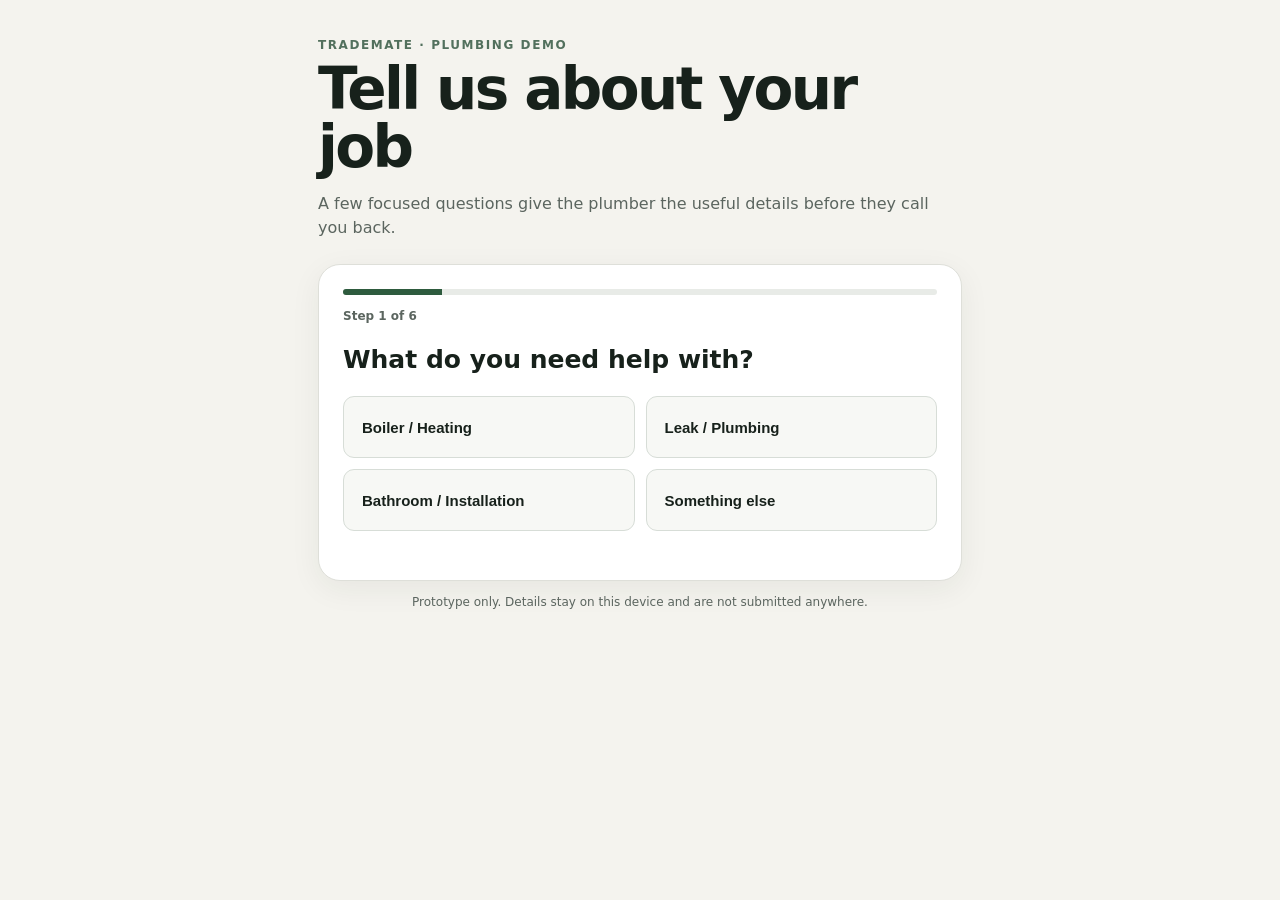
<file: index.html>
<!doctype html>
<html lang="en"><head><meta charset="utf-8"><meta name="viewport" content="width=device-width,initial-scale=1">
<title>TradeMate — Plumbing Enquiry Demo</title><link rel="stylesheet" href="style.css?v=5"></head>
<body><main class="wrap">
<header><div><span class="eyebrow" id="formEyebrow">TRADEMATE · PLUMBING DEMO</span><h1>Tell us about your job</h1><p>A few focused questions give the plumber the useful details before they call you back.</p></div></header>
<section class="panel" id="form">
<div class="progress"><span id="bar"></span></div><p class="step" id="stepLabel">Step 1 of 6</p>
<div class="screen" data-step="1"><h2>What do you need help with?</h2><div class="choices" id="jobChoices">
<button data-value="Boiler / Heating">Boiler / Heating</button><button data-value="Leak / Plumbing">Leak / Plumbing</button><button data-value="Bathroom / Installation">Bathroom / Installation</button><button data-value="Other plumbing">Something else</button></div></div>
<div class="screen hidden" data-step="2"><h2 id="smartTitle">A few useful details</h2><div id="smartQuestions"></div></div>
<div class="screen hidden" data-step="3"><h2>Tell us anything else</h2><label>Job details<textarea id="details" placeholder="Anything else the plumber should know?"></textarea></label></div>
<div class="screen hidden" data-step="4"><h2>How urgent is it?</h2><div class="choices" id="urgencyChoices"><button data-value="Emergency — now">Emergency — now</button><button data-value="Within 24–48 hours">Within 24–48 hours</button><button data-value="This week">This week</button><button data-value="Planning / quote">Planning / quote</button></div></div>
<div class="screen hidden" data-step="5"><h2>Where is the job?</h2><label>Postcode<input id="postcode" placeholder="SA4 3XX" autocomplete="postal-code"></label><label>Photos (optional)<input id="photos" type="file" accept="image/*" multiple></label><p class="hint">Photos can help diagnose the job before the plumber contacts you.</p></div>
<div class="screen hidden" data-step="6"><h2>How can we contact you?</h2><label>Name<input id="name" autocomplete="name"></label><label>Mobile number<input id="phone" type="tel" autocomplete="tel"></label><label>Email (optional)<input id="email" type="email" autocomplete="email"></label><label>Best time to contact<select id="contactTime"><option>Any time</option><option>Morning</option><option>Afternoon</option><option>Evening</option></select></label></div>
<div class="nav"><button id="back" class="secondary hidden">Back</button><button id="next" class="hidden">Continue</button></div>
</section>
<section class="panel hidden" id="done"><span class="eyebrow">QUALIFIED ENQUIRY</span><h2>Ready for the plumber.</h2><p>Instead of several messages backwards and forwards, the tradesperson receives:</p><div id="summary" class="summary"></div><div class="done-actions"><a class="button-link" id="inboxLink" href="inbox.html">View TradeMate Inbox</a><button id="restart" class="secondary">Start another enquiry</button></div></section>
<p class="privacy">Prototype only. Details stay on this device and are not submitted anywhere.</p>
</main><script src="app.js?v=5"></script></body></html>
</file>
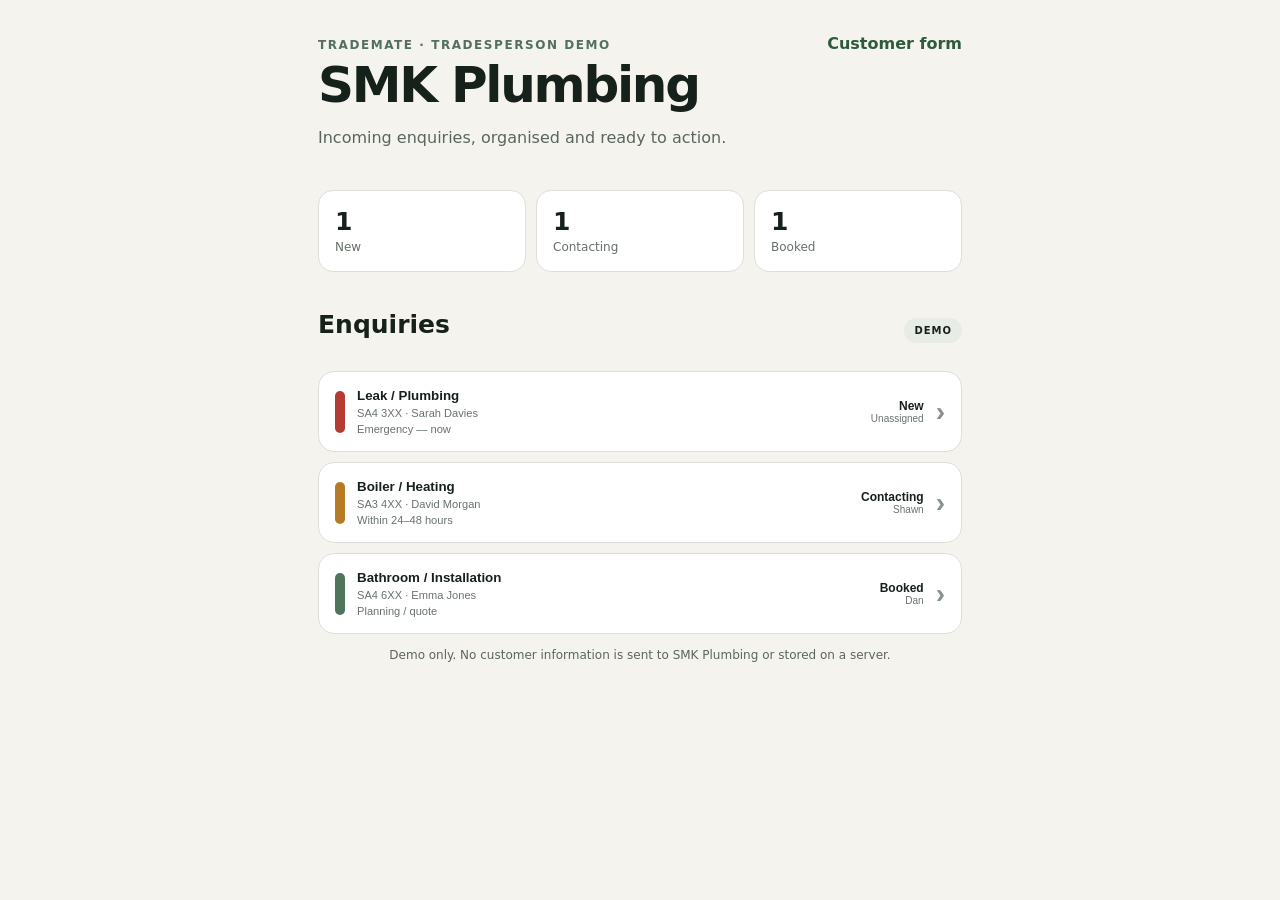
<file: inbox.html>
<!doctype html><html lang="en"><head><meta charset="utf-8"><meta name="viewport" content="width=device-width,initial-scale=1"><title>TradeMate — Tradesperson Inbox</title><link rel="stylesheet" href="style.css?v=5"></head><body><main class="wrap">
<header class="inbox-head"><div><span class="eyebrow">TRADEMATE · TRADESPERSON DEMO</span><h1 id="bizName">SMK Plumbing</h1><p>Incoming enquiries, organised and ready to action.</p></div><a class="text-link" id="formLink" href="index.html">Customer form</a></header>
<section class="stats"><div><b id="newCount">0</b><span>New</span></div><div><b id="contactCount">0</b><span>Contacting</span></div><div><b id="bookedCount">0</b><span>Booked</span></div></section>
<section><div class="inbox-title"><h2>Enquiries</h2><span class="demo-pill">DEMO</span></div><div id="inbox"></div></section>
<section class="panel hidden" id="jobPanel"><button class="close-detail secondary" id="closeDetail">← Inbox</button><div id="jobDetail"></div></section>
<p class="privacy">Demo only. No customer information is sent to <span id="privacyBiz">SMK Plumbing</span> or stored on a server.</p>
</main><script src="inbox.js?v=5"></script></body></html>
</file>
<file: style.css>
*{box-sizing:border-box}body{margin:0;background:#f4f3ee;color:#17211b;font-family:Inter,system-ui,-apple-system,sans-serif}.wrap{max-width:680px;margin:auto;padding:34px 18px 70px}header{margin-bottom:24px}h1{font-size:clamp(36px,8vw,58px);line-height:1;letter-spacing:-.045em;margin:7px 0 12px}h2{font-size:25px;margin:10px 0 22px}p{color:#5b655f;line-height:1.5}.eyebrow{font-size:12px;font-weight:850;letter-spacing:.13em;color:#52705d}.panel{background:#fff;border:1px solid #dedfd9;border-radius:22px;padding:24px;box-shadow:0 8px 30px #1d2a2110}.progress{height:6px;background:#e8ebe7;border-radius:9px;overflow:hidden}.progress span{display:block;height:100%;width:20%;background:#2e5b3e;transition:.25s}.step{font-size:12px;font-weight:750;margin:12px 0 20px}.choices{display:grid;grid-template-columns:1fr 1fr;gap:11px}.choices button{background:#f7f8f5;color:#17211b;border:1px solid #d7ddd7;text-align:left;min-height:62px;font-size:15px}.choices button:hover,.choices button.selected{border-color:#2e5b3e;background:#edf3ee}label{display:block;font-weight:750;font-size:14px;margin:15px 0}textarea,input{width:100%;margin-top:8px;border:1px solid #cdd2cd;border-radius:11px;padding:14px;font:inherit;background:#fbfcfa}textarea{min-height:130px;resize:vertical}button{border:0;border-radius:11px;padding:13px 18px;background:#2e5b3e;color:#fff;font-weight:800;cursor:pointer}.nav{display:flex;justify-content:space-between;gap:10px;margin-top:25px}.secondary{background:#e8ece8;color:#243429}.nav #next{margin-left:auto}.hidden{display:none!important}.hint,.privacy{font-size:12px}.privacy{text-align:center}.summary{background:#f5f7f3;border-radius:14px;padding:18px;margin:15px 0 20px}.summary h3{margin-top:0}.summary p{margin:8px 0;color:#27352c}@media(max-width:520px){.choices{grid-template-columns:1fr}.panel{padding:19px}}
select{width:100%;margin-top:8px;border:1px solid #cdd2cd;border-radius:11px;padding:14px;font:inherit;background:#fbfcfa}.summary h3{font-size:22px;border-bottom:1px solid #dde3dd;padding-bottom:12px}.summary b{color:#17211b}
.done-actions{display:flex;gap:10px;flex-wrap:wrap}.button-link{display:inline-flex;align-items:center;justify-content:center;border-radius:11px;padding:13px 18px;background:#2e5b3e;color:#fff;font-weight:800;text-decoration:none}.text-link{color:#2e5b3e;font-weight:800;text-decoration:none}.inbox-head{display:flex;justify-content:space-between;gap:18px;align-items:flex-start}.inbox-head h1{font-size:clamp(34px,7vw,50px)}.stats{display:grid;grid-template-columns:repeat(3,1fr);gap:10px;margin:0 0 28px}.stats div{background:#fff;border:1px solid #dedfd9;border-radius:15px;padding:16px}.stats b{display:block;font-size:25px}.stats span{font-size:12px;color:#667068}.inbox-title{display:flex;align-items:center;justify-content:space-between}.demo-pill{font-size:10px;font-weight:850;letter-spacing:.1em;background:#e7ece7;border-radius:20px;padding:7px 10px}.job-card{width:100%;display:flex;align-items:center;gap:12px;background:#fff;color:#17211b;border:1px solid #dedfd9;border-radius:16px;padding:16px;margin:10px 0;text-align:left}.priority{width:10px;height:42px;border-radius:8px;flex:0 0 10px}.priority.red{background:#b43c32}.priority.amber{background:#b57b25}.priority.green{background:#4f765c}.job-main{display:flex;flex-direction:column;gap:4px;flex:1}.job-main small,.job-state small{display:block;color:#69736c;font-weight:500}.job-state{text-align:right;font-size:12px;font-weight:800;flex:0 0 auto;white-space:nowrap}.chev{font-size:28px;color:#89928c}.close-detail{margin-bottom:18px}.action-grid{display:grid;gap:12px}.action-grid label{margin:0}.action-grid .button-link{min-height:52px}@media(max-width:520px){.inbox-head{display:block}.inbox-head .text-link{display:inline-block;margin-top:5px}.stats div{padding:12px}.job-card{gap:10px;padding:14px}.job-state{font-size:11px}.chev{font-size:22px}}
</file>
